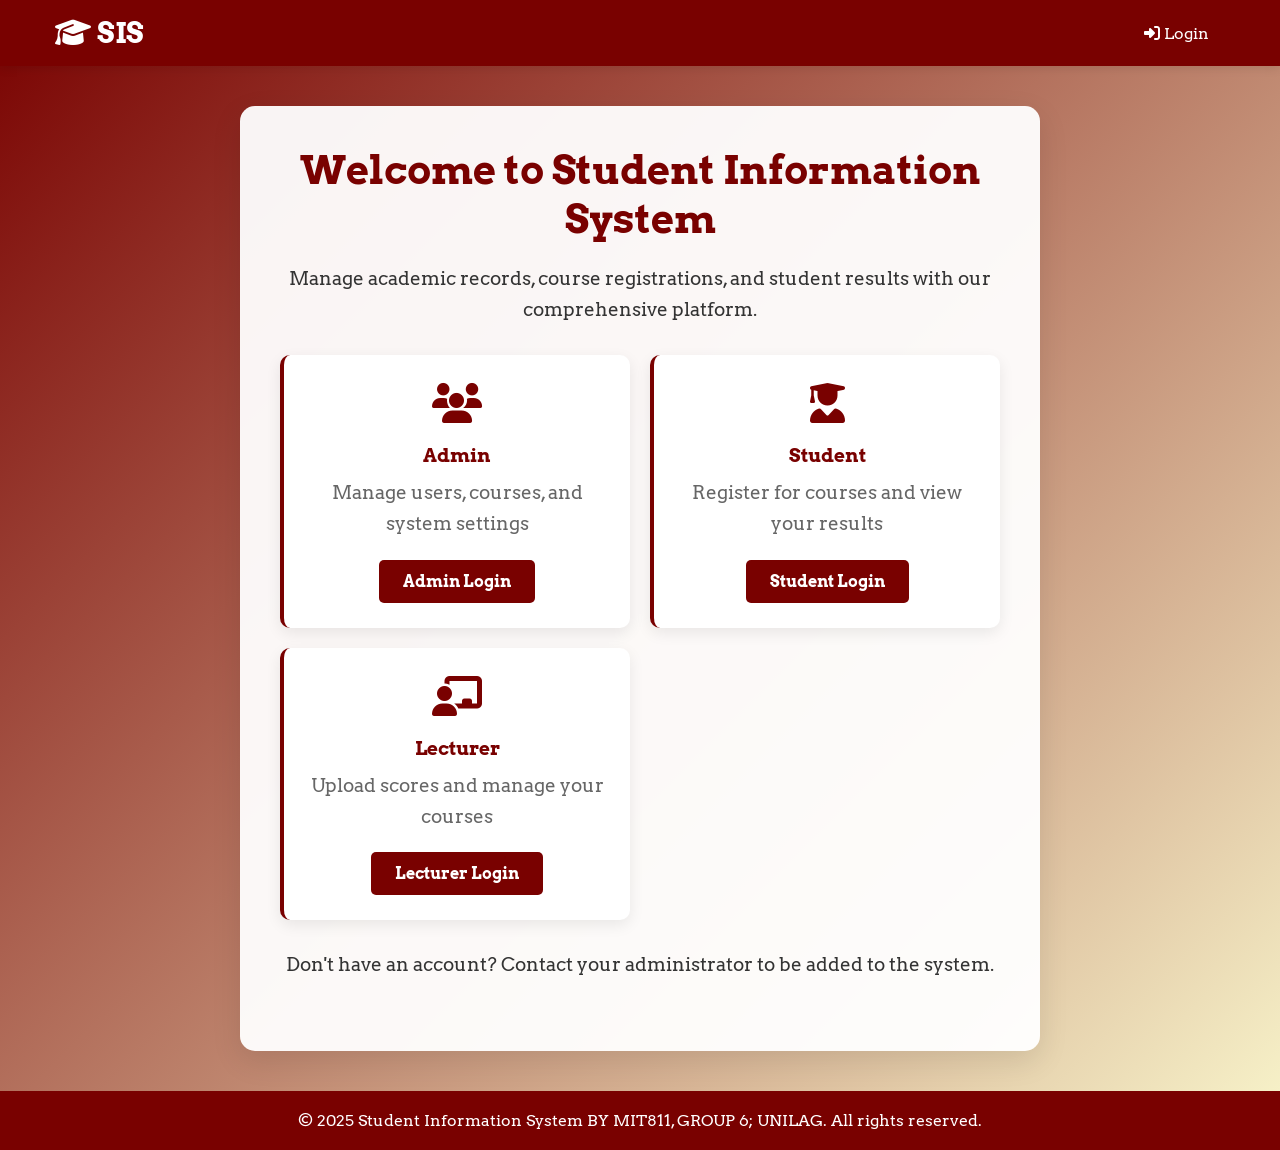
<file: sis_app/public/index.html>
<!DOCTYPE html>
<html lang="en">
<head>
    <meta charset="UTF-8">
    <meta name="viewport" content="width=device-width, initial-scale=1.0">
    <title>Student Information System</title>
    <link href="https://fonts.googleapis.com/css2?family=Arvo:ital,wght@0,400;0,700;1,400;1,700&display=swap" rel="stylesheet">
    <link rel="stylesheet" href="https://cdnjs.cloudflare.com/ajax/libs/font-awesome/6.4.0/css/all.min.css">
    <style>
        * {
            margin: 0;
            padding: 0;
            box-sizing: border-box;
        }

        body {
            font-family: 'Arvo', serif;
            background: linear-gradient(135deg, #790100 0%, #F9F6CC 100%);
            min-height: 100vh;
            display: flex;
            flex-direction: column;
        }

        .navbar {
            background-color: #790100;
            padding: 15px 0;
            box-shadow: 0 2px 10px rgba(0,0,0,0.1);
        }

        .navbar .container {
            max-width: 1200px;
            margin: 0 auto;
            padding: 0 15px;
            display: flex;
            justify-content: space-between;
            align-items: center;
        }

        .navbar-brand {
            color: #ffffff;
            font-size: 1.8rem;
            text-decoration: none;
            font-weight: bold;
        }

        .navbar-nav {
            display: flex;
            list-style: none;
            gap: 20px;
        }

        .nav-item a {
            color: #ffffff;
            text-decoration: none;
            padding: 8px 16px;
            border-radius: 5px;
            transition: background-color 0.3s;
        }

        .nav-item a:hover {
            background-color: rgba(255, 255, 255, 0.1);
        }

        .hero {
            flex: 1;
            display: flex;
            align-items: center;
            justify-content: center;
            padding: 40px 20px;
            text-align: center;
        }

        .hero-content {
            max-width: 800px;
            background: rgba(255, 255, 255, 0.95);
            padding: 40px;
            border-radius: 15px;
            box-shadow: 0 10px 30px rgba(0,0,0,0.1);
        }

        .hero h1 {
            color: #790100;
            font-size: 2.5rem;
            margin-bottom: 20px;
        }

        .hero p {
            color: #333;
            font-size: 1.2rem;
            margin-bottom: 30px;
            line-height: 1.6;
        }

        .roles-grid {
            display: grid;
            grid-template-columns: repeat(auto-fit, minmax(250px, 1fr));
            gap: 20px;
            margin: 30px 0;
        }

        .role-card {
            background: white;
            padding: 25px;
            border-radius: 10px;
            text-align: center;
            box-shadow: 0 5px 15px rgba(0,0,0,0.08);
            border-left: 4px solid #790100;
            transition: transform 0.3s ease;
        }

        .role-card:hover {
            transform: translateY(-5px);
        }

        .role-icon {
            font-size: 2.5rem;
            color: #790100;
            margin-bottom: 15px;
        }

        .role-card h3 {
            color: #790100;
            margin-bottom: 10px;
        }

        .role-card p {
            color: #666;
            margin-bottom: 20px;
        }

        .btn {
            display: inline-block;
            padding: 12px 24px;
            background-color: #790100;
            color: white;
            text-decoration: none;
            border-radius: 5px;
            font-weight: bold;
            transition: background-color 0.3s;
        }

        .btn:hover {
            background-color: #5a0100;
        }

        .footer {
            background-color: #790100;
            color: white;
            text-align: center;
            padding: 20px;
            margin-top: auto;
        }

        @media (max-width: 768px) {
            .roles-grid {
                grid-template-columns: 1fr;
            }

            .hero-content {
                padding: 20px;
            }

            .hero h1 {
                font-size: 2rem;
            }
        }
    </style>
</head>
<body>
    <!-- Navigation -->
    <nav class="navbar">
        <div class="container">
            <a class="navbar-brand" href="/">
                <i class="fas fa-graduation-cap"></i> SIS
            </a>
            <ul class="navbar-nav">
                <li class="nav-item">
                    <a href="/auth/login">
                        <i class="fas fa-sign-in-alt"></i> Login
                    </a>
                </li>
            </ul>
        </div>
    </nav>

    <!-- Hero Section -->
    <div class="hero">
        <div class="hero-content">
            <h1>Welcome to Student Information System</h1>
            <p>Manage academic records, course registrations, and student results with our comprehensive platform.</p>

            <div class="roles-grid">
                <div class="role-card">
                    <div class="role-icon">
                        <i class="fas fa-users"></i>
                    </div>
                    <h3>Admin</h3>
                    <p>Manage users, courses, and system settings</p>
                    <a href="/auth/login" class="btn">Admin Login</a>
                </div>

                <div class="role-card">
                    <div class="role-icon">
                        <i class="fas fa-user-graduate"></i>
                    </div>
                    <h3>Student</h3>
                    <p>Register for courses and view your results</p>
                    <a href="/auth/login" class="btn">Student Login</a>
                </div>

                <div class="role-card">
                    <div class="role-icon">
                        <i class="fas fa-chalkboard-teacher"></i>
                    </div>
                    <h3>Lecturer</h3>
                    <p>Upload scores and manage your courses</p>
                    <a href="/auth/login" class="btn">Lecturer Login</a>
                </div>
            </div>

            <p>Don't have an account? Contact your administrator to be added to the system.</p>
        </div>
    </div>

    <!-- Footer -->
    <footer class="footer">
        <div class="container">
            <p>© 2025 Student Information System BY MIT811, GROUP 6; UNILAG. All rights reserved.</p>
        </div>
    </footer>
</body>
</html>
</file>
